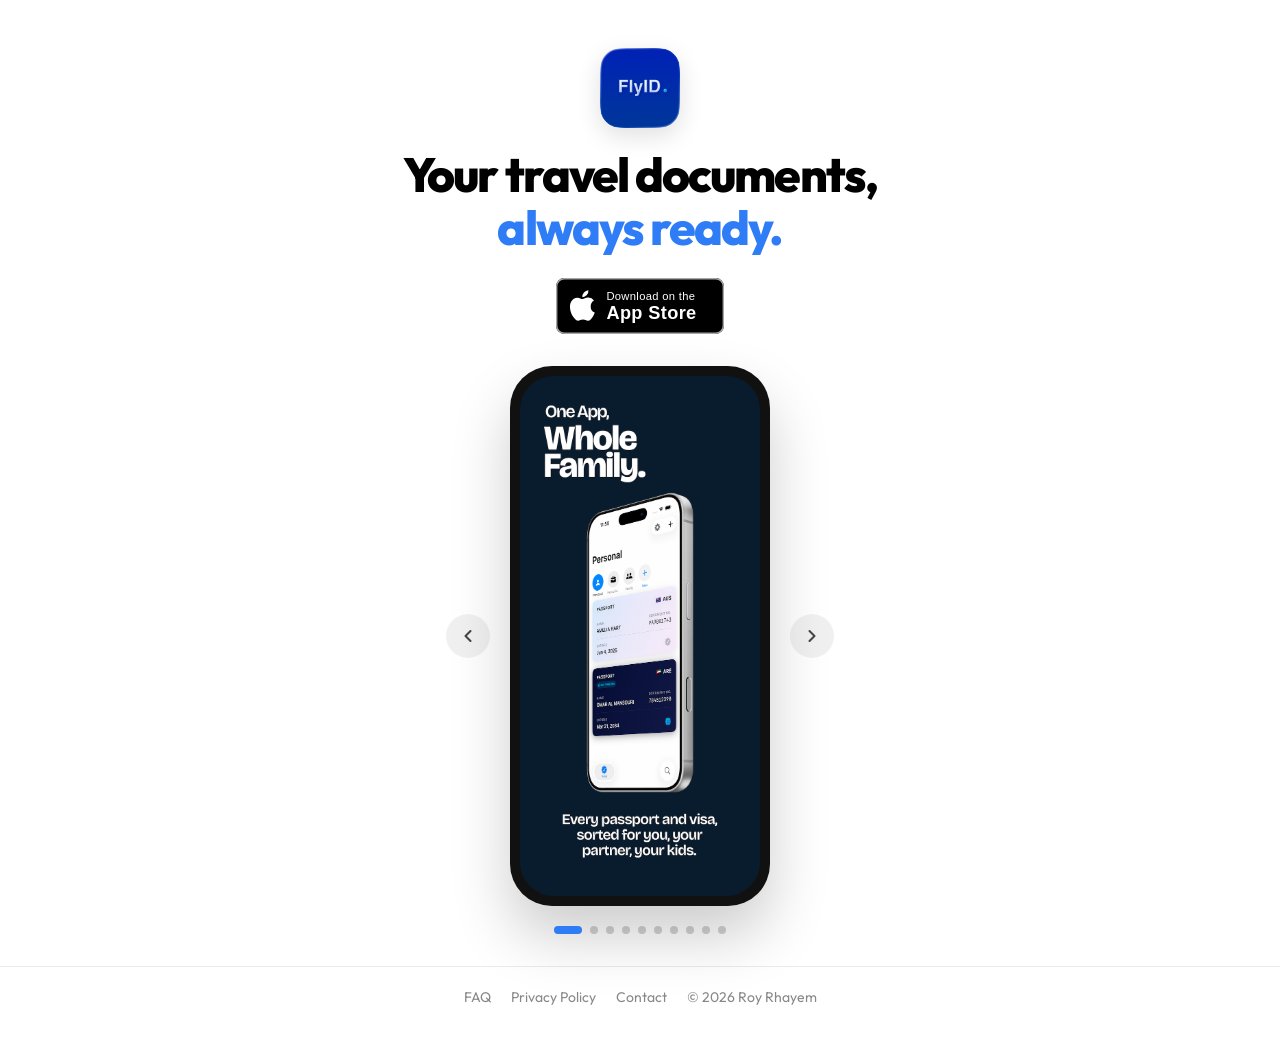
<file: index.html>
<!DOCTYPE html>
<html lang="en">

<head>
    <meta charset="UTF-8">
    <meta name="viewport" content="width=device-width, initial-scale=1.0">
    <meta name="description"
        content="FlyID - A secure digital wallet for your travel documents. Scan, store, and manage passports on-device.">
    <meta name="apple-itunes-app" content="app-id=6759621564, app-argument=https://flyid.app/">
    <title>FlyID | Secure Digital Travel Wallet</title>
    <link rel="icon" type="image/png" sizes="32x32" href="./favicon-32x32.png">
    <link rel="icon" type="image/png" sizes="16x16" href="./favicon-16x16.png">
    <link rel="apple-touch-icon" sizes="180x180" href="./apple-touch-icon.png">
    <link rel="preconnect" href="https://fonts.googleapis.com">
    <link rel="preconnect" href="https://fonts.gstatic.com" crossorigin>
    <link href="https://fonts.googleapis.com/css2?family=Outfit:wght@300;400;500;600;700;800&display=swap" rel="stylesheet">
    <link rel="stylesheet" href="./style.css">
</head>

<body>
    <main>
        <img src="./app-icon.png" alt="FlyID app icon" class="app-icon">
        <h1 class="headline">Your travel documents,<br><span class="blue">always ready.</span></h1>

        <a href="https://apps.apple.com/us/app/flyid/id6759621564" class="app-store-badge" target="_blank" rel="noopener">
            <svg xmlns="http://www.w3.org/2000/svg" viewBox="0 0 120 40" height="56" aria-hidden="true">
                <rect width="120" height="40" rx="6" fill="#000" />
                <rect x=".5" y=".5" width="119" height="39" rx="5.5" fill="none" stroke="#a6a6a6" />
                <g fill="#fff">
                    <path d="M24.77 20.3a4.95 4.95 0 0 1 2.36-4.15 5.07 5.07 0 0 0-3.99-2.16c-1.68-.18-3.31 1.01-4.17 1.01-.87 0-2.19-.99-3.61-.96a5.31 5.31 0 0 0-4.47 2.73c-1.93 3.34-.49 8.27 1.36 10.97.93 1.33 2.01 2.82 3.43 2.76 1.39-.06 1.91-.88 3.59-.88 1.67 0 2.15.88 3.59.85 1.49-.02 2.42-1.33 3.32-2.67a11 11 0 0 0 1.52-3.09 4.78 4.78 0 0 1-2.93-4.41zM22.04 12.21a4.87 4.87 0 0 0 1.12-3.49 4.96 4.96 0 0 0-3.21 1.66 4.64 4.64 0 0 0-1.15 3.36 4.1 4.1 0 0 0 3.24-1.53z" />
                    <text font-family="-apple-system, SF Pro Text, Helvetica, Arial, sans-serif" font-size="8" x="36" y="15.5" letter-spacing=".03em">Download on the</text>
                    <text font-family="-apple-system, SF Pro Text, Helvetica, Arial, sans-serif" font-size="13" font-weight="600" x="36" y="29" letter-spacing=".02em">App Store</text>
                </g>
            </svg>
        </a>

        <div class="carousel-wrapper">
            <button class="arrow" type="button" aria-label="Previous" data-prev>
                <svg viewBox="0 0 24 24" width="20" height="20" fill="none" stroke="currentColor" stroke-width="2.5" stroke-linecap="round" stroke-linejoin="round">
                    <path d="M15 18l-6-6 6-6" />
                </svg>
            </button>

            <div class="phone-frame">
                <div class="phone-screen">
                    <div class="slide-track" data-track>
                        <img src="./Screenshots/1.png" alt="FlyID screenshot 1">
                        <img src="./Screenshots/2.png" alt="FlyID screenshot 2">
                        <img src="./Screenshots/3.png" alt="FlyID screenshot 3">
                        <img src="./Screenshots/4.png" alt="FlyID screenshot 4">
                        <img src="./Screenshots/5.png" alt="FlyID screenshot 5">
                        <img src="./Screenshots/6.png" alt="FlyID screenshot 6">
                        <img src="./Screenshots/7.png" alt="FlyID screenshot 7">
                        <img src="./Screenshots/8.png" alt="FlyID screenshot 8">
                        <img src="./Screenshots/9.png" alt="FlyID screenshot 9">
                        <img src="./Screenshots/10.png" alt="FlyID screenshot 10">
                    </div>
                </div>
            </div>

            <button class="arrow" type="button" aria-label="Next" data-next>
                <svg viewBox="0 0 24 24" width="20" height="20" fill="none" stroke="currentColor" stroke-width="2.5" stroke-linecap="round" stroke-linejoin="round">
                    <path d="M9 18l6-6-6-6" />
                </svg>
            </button>
        </div>

        <div class="dots" aria-label="Slides" data-dots></div>
    </main>

    <footer>
        <a href="./support.html">FAQ</a>
        <a href="./privacy.html">Privacy Policy</a>
        <a href="mailto:support@flyid.app">Contact</a>
        <span>&copy; 2026 Roy Rhayem</span>
    </footer>

    <script src="./main.js"></script>
</body>

</html>
</file>
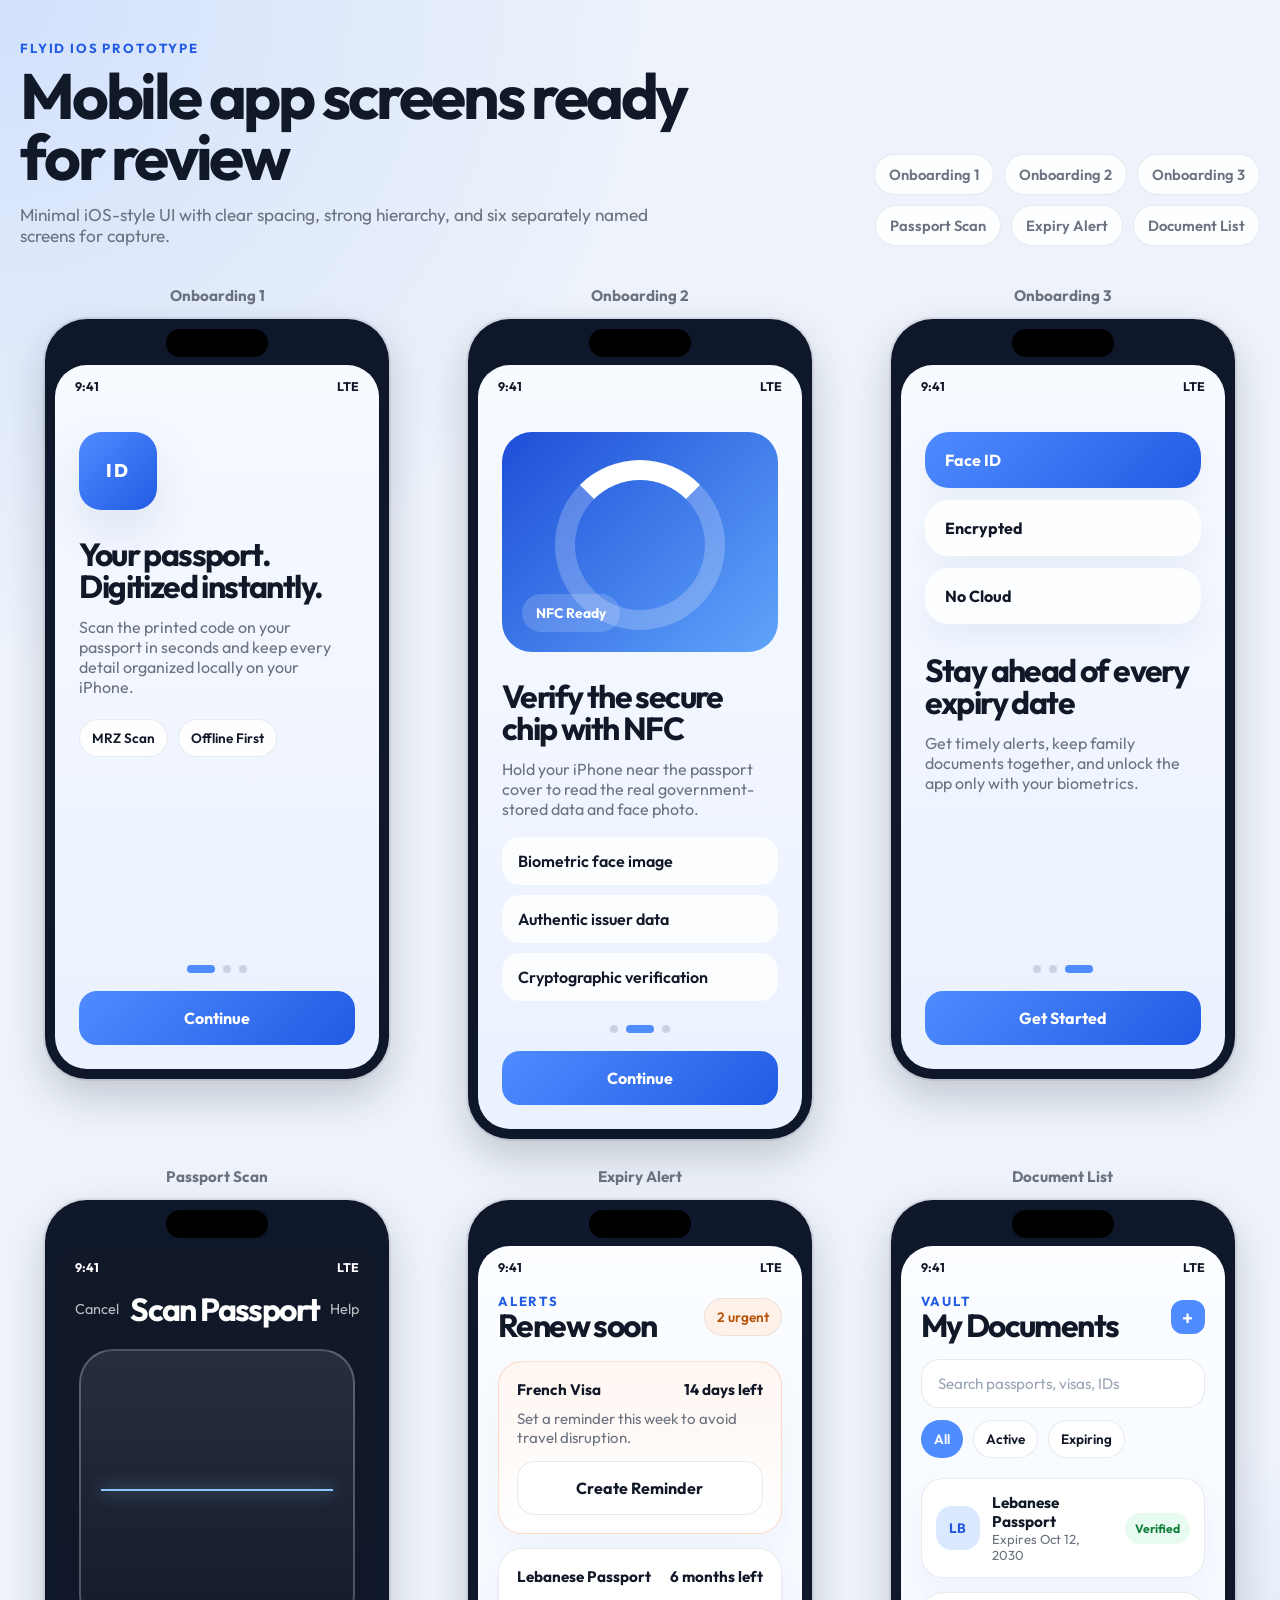
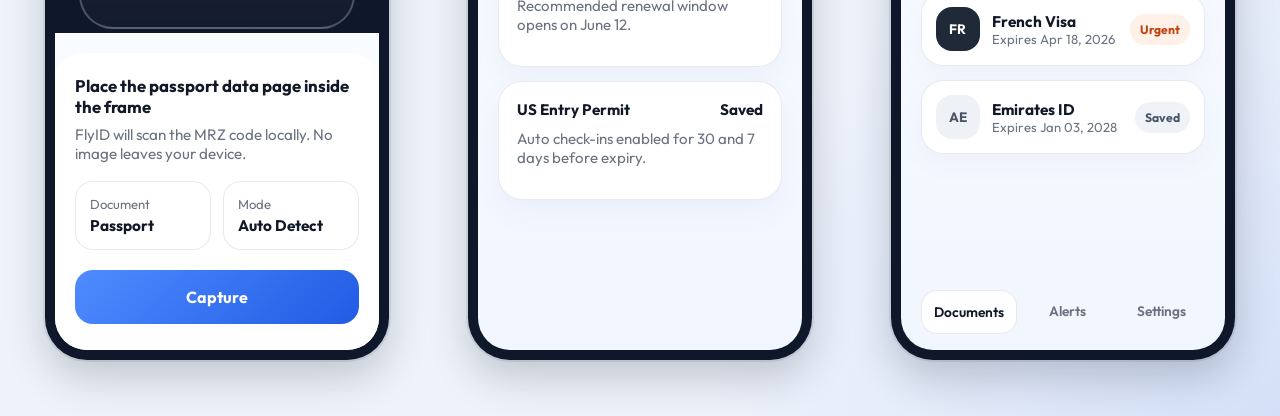
<file: prototype/index.html>
<!DOCTYPE html>
<html lang="en">

<head>
    <meta charset="UTF-8">
    <meta name="viewport" content="width=device-width, initial-scale=1.0">
    <title>FlyID Mobile UI Prototype</title>
    <link rel="preconnect" href="https://fonts.googleapis.com">
    <link rel="preconnect" href="https://fonts.gstatic.com" crossorigin>
    <link href="https://fonts.googleapis.com/css2?family=Outfit:wght@400;500;600;700;800&display=swap" rel="stylesheet">
    <link rel="stylesheet" href="./prototype.css">
</head>

<body>
    <main class="prototype-shell">
        <header class="prototype-header">
            <div>
                <p class="eyebrow">FlyID iOS Prototype</p>
                <h1>Mobile app screens ready for review</h1>
                <p class="intro">Minimal iOS-style UI with clear spacing, strong hierarchy, and six separately named screens for capture.</p>
            </div>
            <nav class="screen-jump" aria-label="Jump to screen">
                <a href="#onboarding-1">Onboarding 1</a>
                <a href="#onboarding-2">Onboarding 2</a>
                <a href="#onboarding-3">Onboarding 3</a>
                <a href="#passport-scan">Passport Scan</a>
                <a href="#expiry-alert">Expiry Alert</a>
                <a href="#document-list">Document List</a>
            </nav>
        </header>

        <section class="screen-grid">
            <article class="screen-block" id="onboarding-1">
                <div class="screen-label">Onboarding 1</div>
                <div class="iphone">
                    <div class="device-frame">
                        <div class="dynamic-island"></div>
                        <section class="screen screen-onboarding screen-onboarding-a">
                            <div class="status-row"><span>9:41</span><span>LTE</span></div>
                            <div class="screen-content">
                                <div class="hero-icon">ID</div>
                                <h2>Your passport.<br>Digitized instantly.</h2>
                                <p>Scan the printed code on your passport in seconds and keep every detail organized locally on your iPhone.</p>
                                <div class="feature-pill-row">
                                    <span>MRZ Scan</span>
                                    <span>Offline First</span>
                                </div>
                            </div>
                            <div class="bottom-area">
                                <div class="progress-dots">
                                    <span class="active"></span>
                                    <span></span>
                                    <span></span>
                                </div>
                                <button class="primary-btn">Continue</button>
                            </div>
                        </section>
                    </div>
                </div>
            </article>

            <article class="screen-block" id="onboarding-2">
                <div class="screen-label">Onboarding 2</div>
                <div class="iphone">
                    <div class="device-frame">
                        <div class="dynamic-island"></div>
                        <section class="screen screen-onboarding screen-onboarding-b">
                            <div class="status-row"><span>9:41</span><span>LTE</span></div>
                            <div class="screen-content">
                                <div class="hero-card">
                                    <div class="ring"></div>
                                    <div class="scan-chip">NFC Ready</div>
                                </div>
                                <h2>Verify the secure chip with NFC</h2>
                                <p>Hold your iPhone near the passport cover to read the real government-stored data and face photo.</p>
                                <ul class="mini-list">
                                    <li>Biometric face image</li>
                                    <li>Authentic issuer data</li>
                                    <li>Cryptographic verification</li>
                                </ul>
                            </div>
                            <div class="bottom-area">
                                <div class="progress-dots">
                                    <span></span>
                                    <span class="active"></span>
                                    <span></span>
                                </div>
                                <button class="primary-btn">Continue</button>
                            </div>
                        </section>
                    </div>
                </div>
            </article>

            <article class="screen-block" id="onboarding-3">
                <div class="screen-label">Onboarding 3</div>
                <div class="iphone">
                    <div class="device-frame">
                        <div class="dynamic-island"></div>
                        <section class="screen screen-onboarding screen-onboarding-c">
                            <div class="status-row"><span>9:41</span><span>LTE</span></div>
                            <div class="screen-content">
                                <div class="shield-stack">
                                    <div class="shield-card large">Face ID</div>
                                    <div class="shield-card">Encrypted</div>
                                    <div class="shield-card">No Cloud</div>
                                </div>
                                <h2>Stay ahead of every expiry date</h2>
                                <p>Get timely alerts, keep family documents together, and unlock the app only with your biometrics.</p>
                            </div>
                            <div class="bottom-area">
                                <div class="progress-dots">
                                    <span></span>
                                    <span></span>
                                    <span class="active"></span>
                                </div>
                                <button class="primary-btn">Get Started</button>
                            </div>
                        </section>
                    </div>
                </div>
            </article>

            <article class="screen-block" id="passport-scan">
                <div class="screen-label">Passport Scan</div>
                <div class="iphone">
                    <div class="device-frame">
                        <div class="dynamic-island"></div>
                        <section class="screen screen-scan">
                            <div class="status-row inverse"><span>9:41</span><span>LTE</span></div>
                            <div class="screen-top">
                                <span class="ghost-btn">Cancel</span>
                                <h2>Scan Passport</h2>
                                <span class="ghost-btn">Help</span>
                            </div>
                            <div class="camera-view">
                                <div class="passport-outline">
                                    <div class="scanner-line"></div>
                                </div>
                            </div>
                            <div class="scan-sheet">
                                <p class="sheet-title">Place the passport data page inside the frame</p>
                                <p class="sheet-copy">FlyID will scan the MRZ code locally. No image leaves your device.</p>
                                <div class="sheet-data">
                                    <div><span>Document</span><strong>Passport</strong></div>
                                    <div><span>Mode</span><strong>Auto Detect</strong></div>
                                </div>
                                <button class="primary-btn">Capture</button>
                            </div>
                        </section>
                    </div>
                </div>
            </article>

            <article class="screen-block" id="expiry-alert">
                <div class="screen-label">Expiry Alert</div>
                <div class="iphone">
                    <div class="device-frame">
                        <div class="dynamic-island"></div>
                        <section class="screen screen-alerts">
                            <div class="status-row"><span>9:41</span><span>LTE</span></div>
                            <div class="screen-top compact">
                                <div>
                                    <p class="section-kicker">Alerts</p>
                                    <h2>Renew soon</h2>
                                </div>
                                <span class="badge-chip warning">2 urgent</span>
                            </div>
                            <div class="alert-stack">
                                <article class="alert-card critical">
                                    <div class="alert-header">
                                        <span>French Visa</span>
                                        <strong>14 days left</strong>
                                    </div>
                                    <p>Set a reminder this week to avoid travel disruption.</p>
                                    <button class="secondary-btn">Create Reminder</button>
                                </article>
                                <article class="alert-card">
                                    <div class="alert-header">
                                        <span>Lebanese Passport</span>
                                        <strong>6 months left</strong>
                                    </div>
                                    <p>Recommended renewal window opens on June 12.</p>
                                </article>
                                <article class="alert-card">
                                    <div class="alert-header">
                                        <span>US Entry Permit</span>
                                        <strong>Saved</strong>
                                    </div>
                                    <p>Auto check-ins enabled for 30 and 7 days before expiry.</p>
                                </article>
                            </div>
                        </section>
                    </div>
                </div>
            </article>

            <article class="screen-block" id="document-list">
                <div class="screen-label">Document List</div>
                <div class="iphone">
                    <div class="device-frame">
                        <div class="dynamic-island"></div>
                        <section class="screen screen-documents">
                            <div class="status-row"><span>9:41</span><span>LTE</span></div>
                            <div class="screen-top compact">
                                <div>
                                    <p class="section-kicker">Vault</p>
                                    <h2>My Documents</h2>
                                </div>
                                <button class="icon-btn" aria-label="Add document">+</button>
                            </div>
                            <div class="search-field">Search passports, visas, IDs</div>
                            <div class="filter-row">
                                <span class="filter-chip active">All</span>
                                <span class="filter-chip">Active</span>
                                <span class="filter-chip">Expiring</span>
                            </div>
                            <div class="doc-list">
                                <article class="doc-item">
                                    <div class="doc-avatar blue">LB</div>
                                    <div class="doc-meta">
                                        <strong>Lebanese Passport</strong>
                                        <span>Expires Oct 12, 2030</span>
                                    </div>
                                    <span class="doc-status success">Verified</span>
                                </article>
                                <article class="doc-item">
                                    <div class="doc-avatar dark">FR</div>
                                    <div class="doc-meta">
                                        <strong>French Visa</strong>
                                        <span>Expires Apr 18, 2026</span>
                                    </div>
                                    <span class="doc-status warning">Urgent</span>
                                </article>
                                <article class="doc-item">
                                    <div class="doc-avatar pale">AE</div>
                                    <div class="doc-meta">
                                        <strong>Emirates ID</strong>
                                        <span>Expires Jan 03, 2028</span>
                                    </div>
                                    <span class="doc-status neutral">Saved</span>
                                </article>
                            </div>
                            <div class="tab-bar">
                                <span class="tab active">Documents</span>
                                <span class="tab">Alerts</span>
                                <span class="tab">Settings</span>
                            </div>
                        </section>
                    </div>
                </div>
            </article>
        </section>
    </main>

    <script src="./prototype.js"></script>
</body>

</html>
</file>
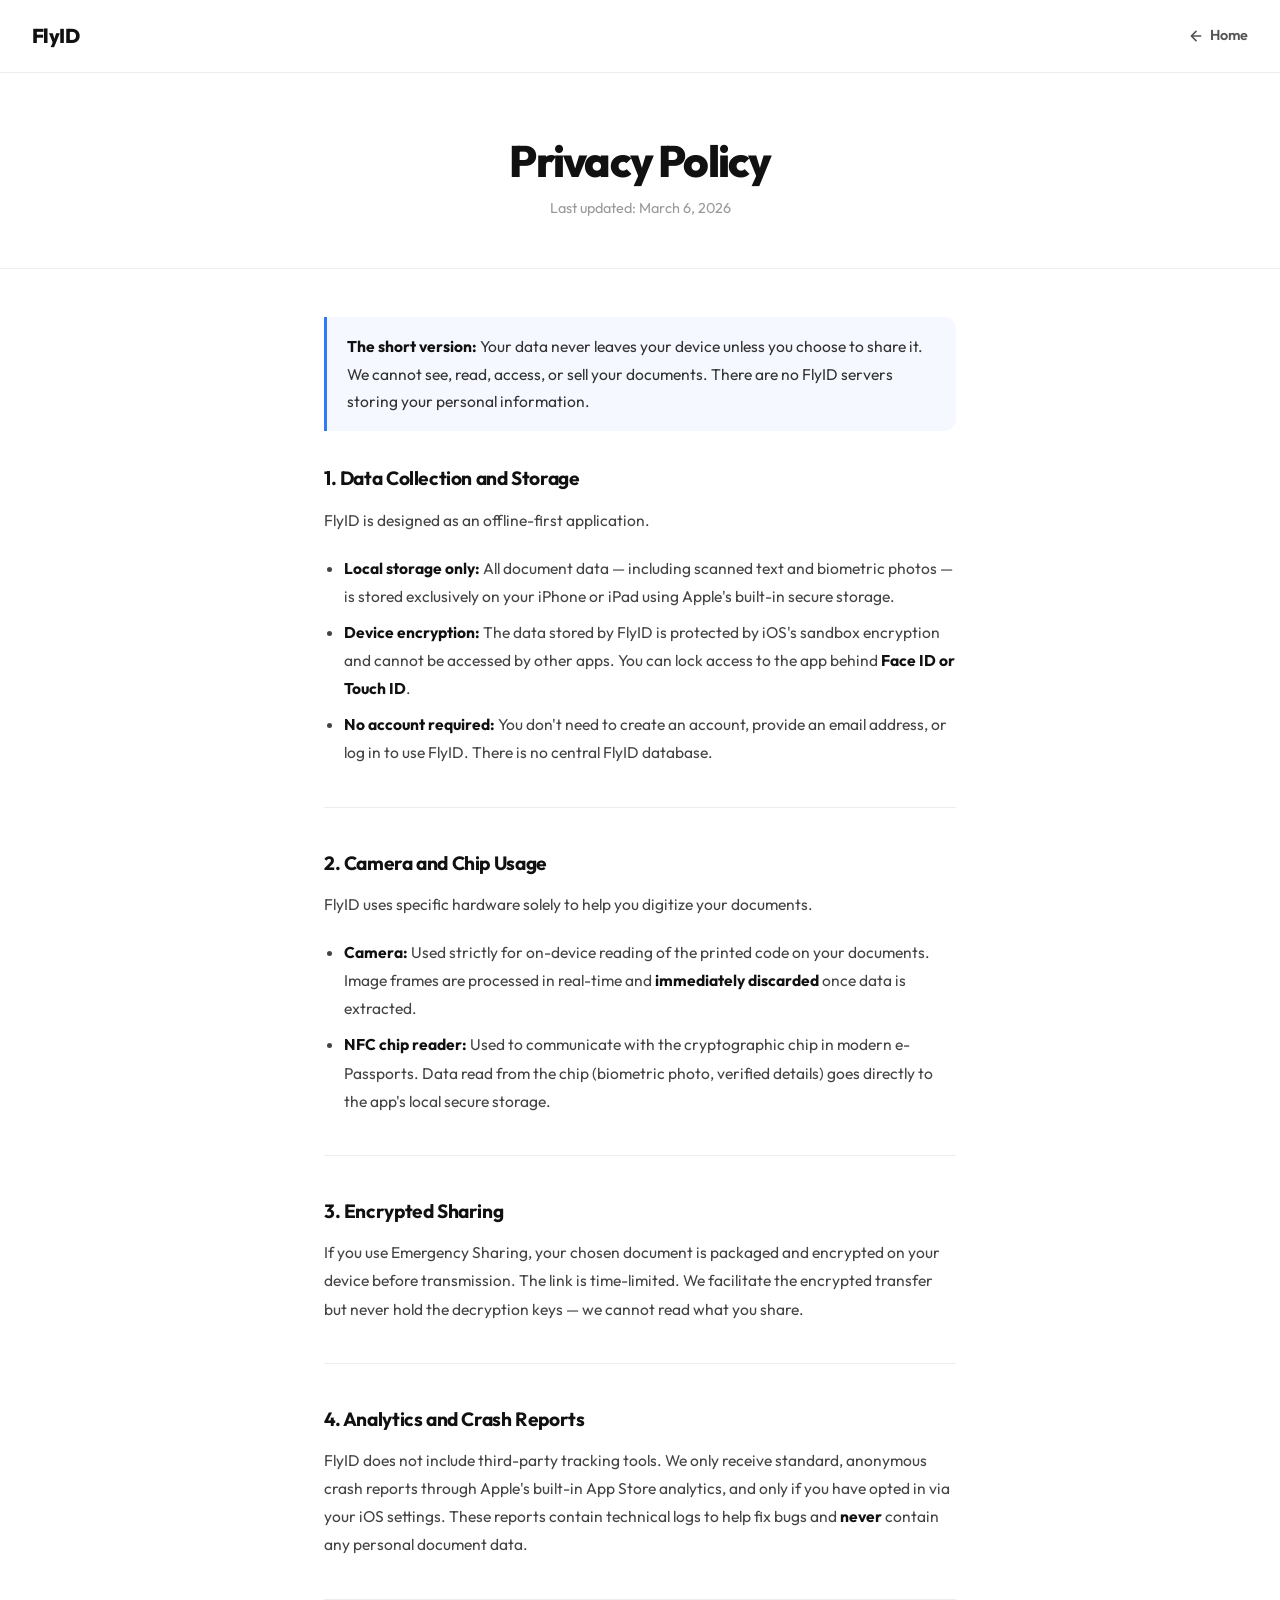
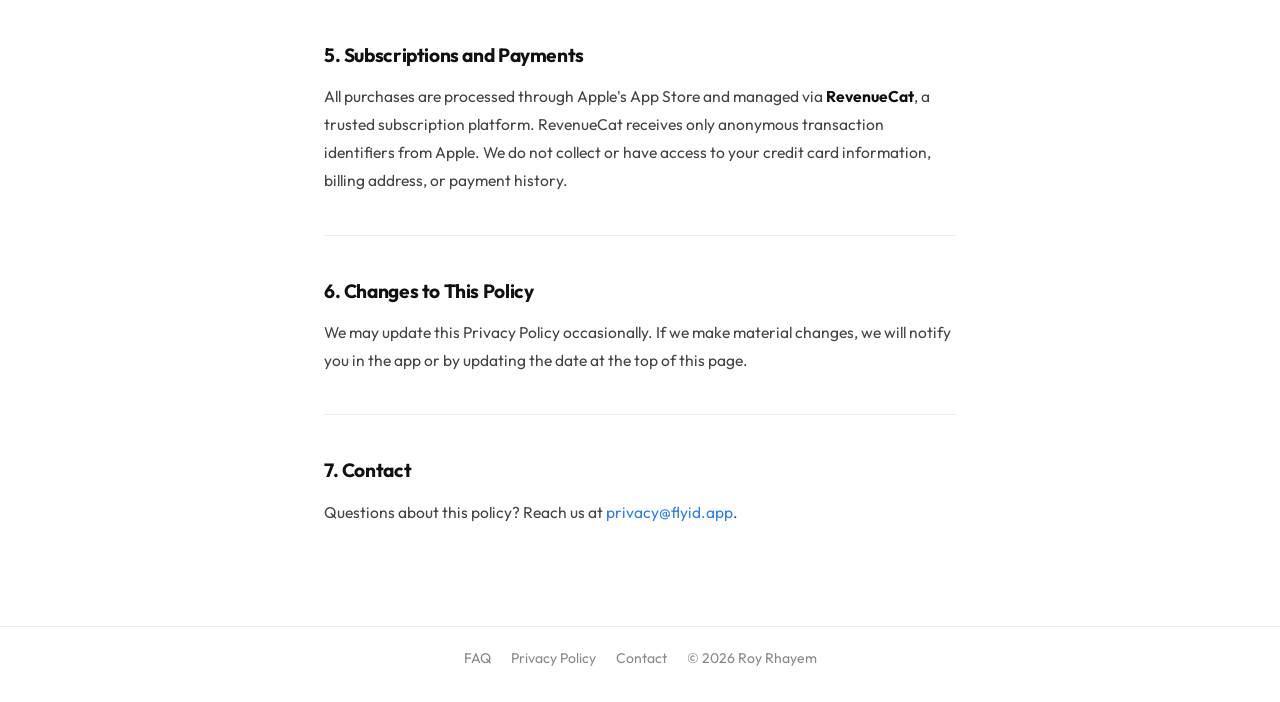
<file: privacy.html>
<!DOCTYPE html>
<html lang="en">

<head>
    <meta charset="UTF-8">
    <meta name="viewport" content="width=device-width, initial-scale=1.0">
    <meta name="description"
        content="FlyID Privacy Policy — your data never leaves your device unless you choose to share it.">
    <title>Privacy Policy | FlyID</title>
    <link rel="icon" type="image/png" sizes="32x32" href="./favicon-32x32.png">
    <link rel="icon" type="image/png" sizes="16x16" href="./favicon-16x16.png">
    <link rel="apple-touch-icon" sizes="180x180" href="./apple-touch-icon.png">
    <link rel="preconnect" href="https://fonts.googleapis.com">
    <link rel="preconnect" href="https://fonts.gstatic.com" crossorigin>
    <link href="https://fonts.googleapis.com/css2?family=Outfit:wght@300;400;600;700;800&display=swap" rel="stylesheet">
    <style>
        * { margin: 0; padding: 0; box-sizing: border-box; }

        body {
            font-family: "Outfit", -apple-system, BlinkMacSystemFont, sans-serif;
            background: #fff;
            color: #111;
            line-height: 1.6;
        }

        /* ── Nav ── */
        .nav {
            display: flex;
            align-items: center;
            justify-content: space-between;
            padding: 20px 32px;
            border-bottom: 1px solid rgba(0,0,0,0.07);
        }

        .nav-logo {
            font-size: 1.25rem;
            font-weight: 800;
            letter-spacing: -0.03em;
            text-decoration: none;
            color: #111;
        }

        .nav-back {
            display: inline-flex;
            align-items: center;
            gap: 6px;
            font-size: 0.9rem;
            font-weight: 600;
            color: #555;
            text-decoration: none;
            transition: color 0.2s;
        }

        .nav-back:hover { color: #2e7cf6; }

        /* ── Page header ── */
        .page-header {
            text-align: center;
            padding: 64px 24px 48px;
            border-bottom: 1px solid rgba(0,0,0,0.07);
        }

        .page-header h1 {
            font-size: clamp(2rem, 5vw, 2.75rem);
            font-weight: 800;
            letter-spacing: -0.04em;
            line-height: 1.1;
        }

        .page-header .meta {
            margin-top: 12px;
            font-size: 0.9rem;
            color: #999;
        }

        /* ── Content ── */
        .content {
            max-width: 680px;
            margin: 0 auto;
            padding: 48px 24px 80px;
        }

        .content p {
            color: #444;
            font-size: 0.975rem;
            line-height: 1.8;
            margin-bottom: 20px;
        }

        .content h2 {
            font-size: 1.2rem;
            font-weight: 700;
            letter-spacing: -0.02em;
            color: #111;
            margin: 40px 0 12px;
            padding-top: 40px;
            border-top: 1px solid rgba(0,0,0,0.07);
        }

        .content h2:first-of-type {
            margin-top: 0;
            padding-top: 0;
            border-top: none;
        }

        .content ul {
            margin: 0 0 20px 20px;
            color: #444;
            font-size: 0.975rem;
            line-height: 1.8;
        }

        .content li {
            margin-bottom: 8px;
        }

        .content strong {
            color: #111;
            font-weight: 700;
        }

        .content a {
            color: #2e7cf6;
            text-decoration: none;
        }

        .content a:hover {
            text-decoration: underline;
        }

        /* ── Highlight box ── */
        .highlight {
            background: #f5f8ff;
            border-left: 3px solid #2e7cf6;
            border-radius: 0 12px 12px 0;
            padding: 16px 20px;
            margin-bottom: 32px;
            color: #333;
            font-size: 0.975rem;
            line-height: 1.75;
        }

        /* ── Footer ── */
        footer {
            display: flex;
            justify-content: center;
            align-items: center;
            gap: 20px;
            flex-wrap: wrap;
            padding: 20px 24px 32px;
            border-top: 1px solid rgba(0,0,0,0.08);
            font-size: 0.875rem;
            color: #888;
        }

        footer a {
            color: #888;
            text-decoration: none;
            transition: color 0.2s;
        }

        footer a:hover { color: #2e7cf6; }
    </style>
</head>

<body>

    <nav class="nav">
        <a href="./index.html" class="nav-logo">FlyID</a>
        <a href="./index.html" class="nav-back">
            <svg width="16" height="16" viewBox="0 0 24 24" fill="none" stroke="currentColor" stroke-width="2.5" stroke-linecap="round" stroke-linejoin="round">
                <path d="M19 12H5M12 19l-7-7 7-7"/>
            </svg>
            Home
        </a>
    </nav>

    <header class="page-header">
        <h1>Privacy Policy</h1>
        <p class="meta">Last updated: March 6, 2026</p>
    </header>

    <main class="content">

        <div class="highlight">
            <strong>The short version:</strong> Your data never leaves your device unless you choose to share it. We cannot see, read, access, or sell your documents. There are no FlyID servers storing your personal information.
        </div>

        <h2>1. Data Collection and Storage</h2>
        <p>FlyID is designed as an offline-first application.</p>
        <ul>
            <li><strong>Local storage only:</strong> All document data — including scanned text and biometric photos — is stored exclusively on your iPhone or iPad using Apple's built-in secure storage.</li>
            <li><strong>Device encryption:</strong> The data stored by FlyID is protected by iOS's sandbox encryption and cannot be accessed by other apps. You can lock access to the app behind <strong>Face ID or Touch ID</strong>.</li>
            <li><strong>No account required:</strong> You don't need to create an account, provide an email address, or log in to use FlyID. There is no central FlyID database.</li>
        </ul>

        <h2>2. Camera and Chip Usage</h2>
        <p>FlyID uses specific hardware solely to help you digitize your documents.</p>
        <ul>
            <li><strong>Camera:</strong> Used strictly for on-device reading of the printed code on your documents. Image frames are processed in real-time and <strong>immediately discarded</strong> once data is extracted.</li>
            <li><strong>NFC chip reader:</strong> Used to communicate with the cryptographic chip in modern e-Passports. Data read from the chip (biometric photo, verified details) goes directly to the app's local secure storage.</li>
        </ul>

        <h2>3. Encrypted Sharing</h2>
        <p>If you use Emergency Sharing, your chosen document is packaged and encrypted on your device before transmission. The link is time-limited. We facilitate the encrypted transfer but never hold the decryption keys — we cannot read what you share.</p>

        <h2>4. Analytics and Crash Reports</h2>
        <p>FlyID does not include third-party tracking tools. We only receive standard, anonymous crash reports through Apple's built-in App Store analytics, and only if you have opted in via your iOS settings. These reports contain technical logs to help fix bugs and <strong>never</strong> contain any personal document data.</p>

        <h2>5. Subscriptions and Payments</h2>
        <p>All purchases are processed through Apple's App Store and managed via <strong>RevenueCat</strong>, a trusted subscription platform. RevenueCat receives only anonymous transaction identifiers from Apple. We do not collect or have access to your credit card information, billing address, or payment history.</p>

        <h2>6. Changes to This Policy</h2>
        <p>We may update this Privacy Policy occasionally. If we make material changes, we will notify you in the app or by updating the date at the top of this page.</p>

        <h2>7. Contact</h2>
        <p>Questions about this policy? Reach us at <a href="mailto:privacy@flyid.app">privacy@flyid.app</a>.</p>

    </main>

    <footer>
        <a href="./support.html">FAQ</a>
        <a href="./privacy.html">Privacy Policy</a>
        <a href="mailto:support@flyid.app">Contact</a>
        <span>&copy; 2026 Roy Rhayem</span>
    </footer>

</body>
</html>
</file>
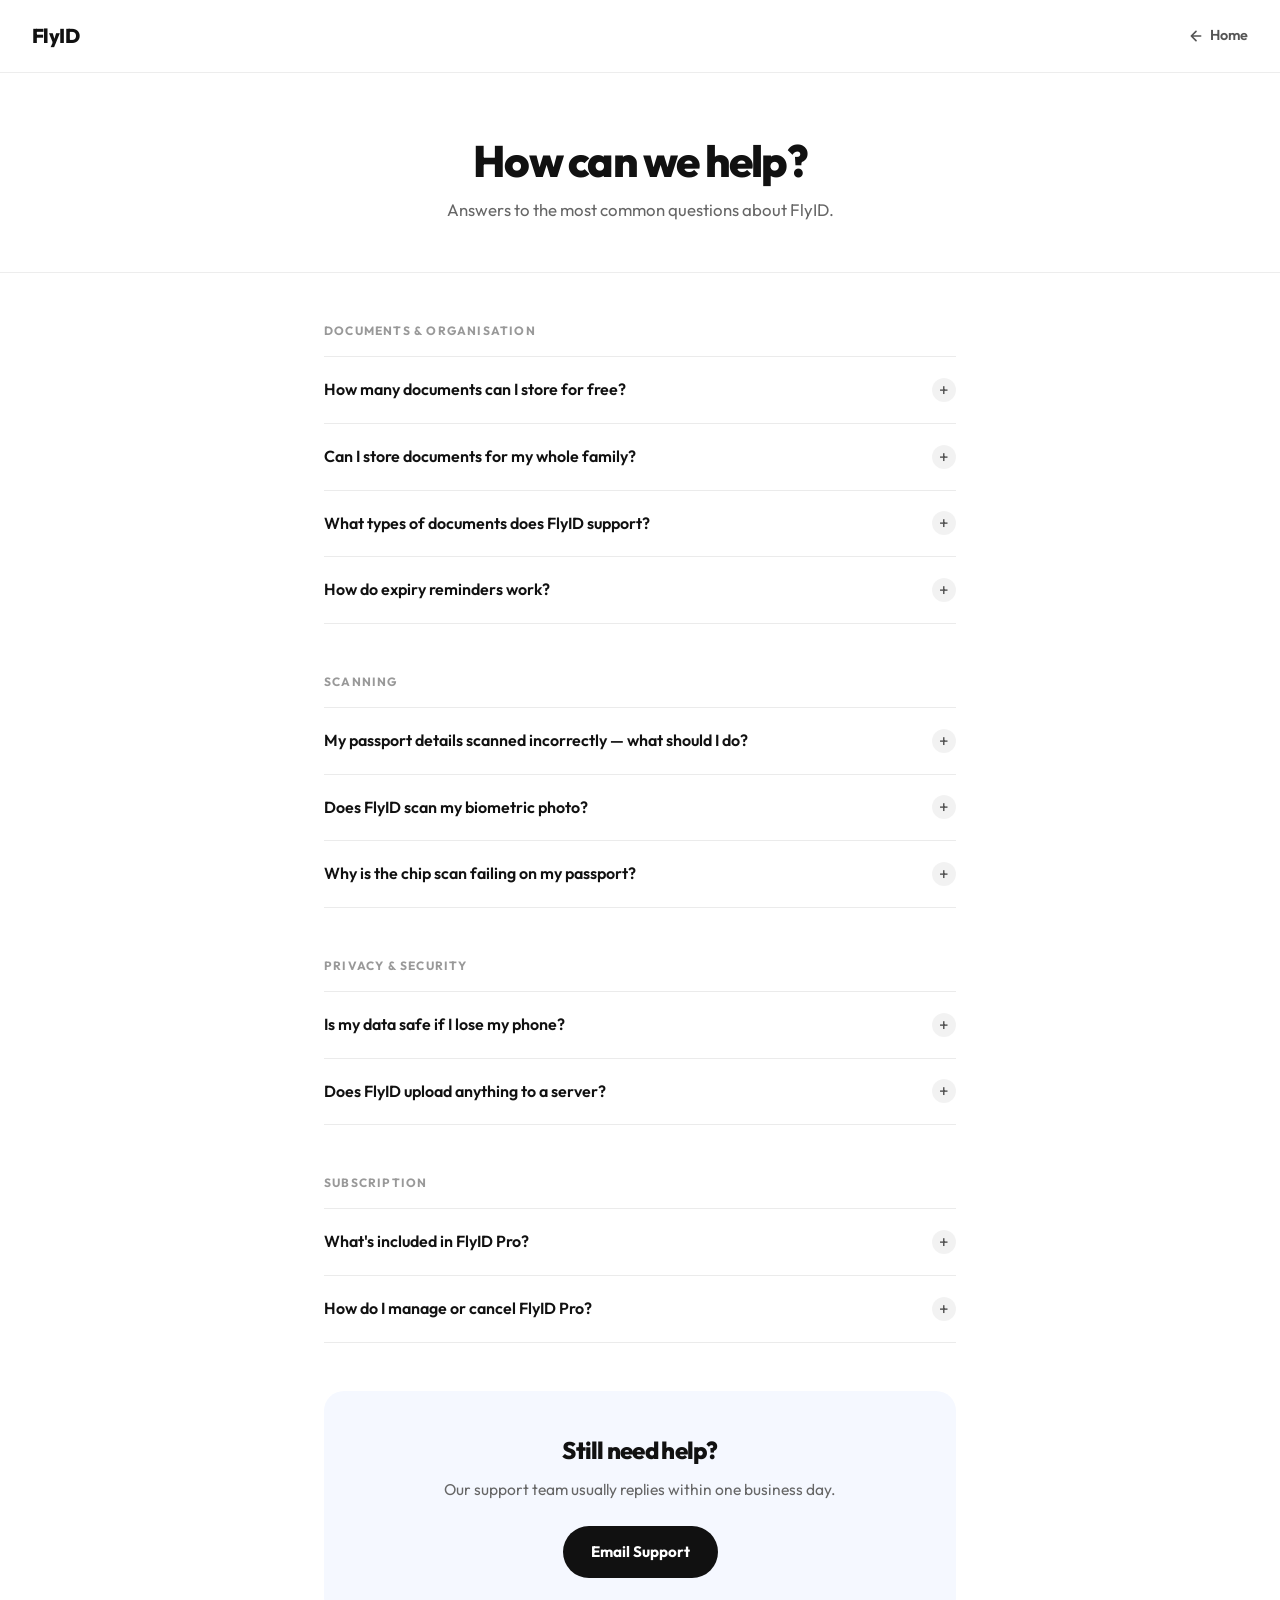
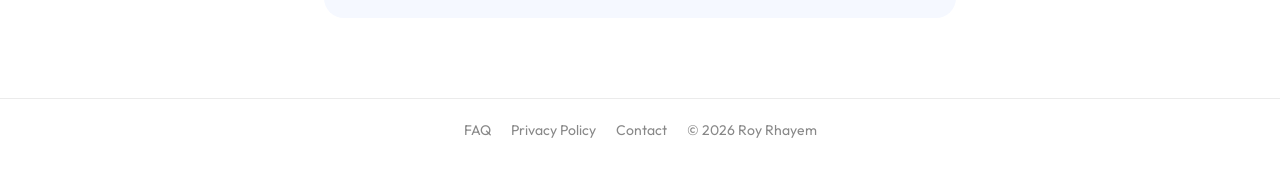
<file: support.html>
<!DOCTYPE html>
<html lang="en">

<head>
    <meta charset="UTF-8">
    <meta name="viewport" content="width=device-width, initial-scale=1.0">
    <meta name="description"
        content="FlyID Support - Find answers to frequently asked questions about scanning, storing and managing your travel documents.">
    <title>FAQ | FlyID</title>
    <link rel="icon" type="image/png" sizes="32x32" href="./favicon-32x32.png">
    <link rel="icon" type="image/png" sizes="16x16" href="./favicon-16x16.png">
    <link rel="apple-touch-icon" sizes="180x180" href="./apple-touch-icon.png">
    <link rel="preconnect" href="https://fonts.googleapis.com">
    <link rel="preconnect" href="https://fonts.gstatic.com" crossorigin>
    <link href="https://fonts.googleapis.com/css2?family=Outfit:wght@300;400;600;700;800&display=swap" rel="stylesheet">
    <style>
        * { margin: 0; padding: 0; box-sizing: border-box; }

        body {
            font-family: "Outfit", -apple-system, BlinkMacSystemFont, sans-serif;
            background: #fff;
            color: #111;
            line-height: 1.6;
        }

        /* ── Nav ── */
        .nav {
            display: flex;
            align-items: center;
            justify-content: space-between;
            padding: 20px 32px;
            border-bottom: 1px solid rgba(0,0,0,0.07);
        }

        .nav-logo {
            font-size: 1.25rem;
            font-weight: 800;
            letter-spacing: -0.03em;
            text-decoration: none;
            color: #111;
        }

        .nav-back {
            display: inline-flex;
            align-items: center;
            gap: 6px;
            font-size: 0.9rem;
            font-weight: 600;
            color: #555;
            text-decoration: none;
            transition: color 0.2s;
        }

        .nav-back:hover { color: #2e7cf6; }

        .nav-back svg { flex-shrink: 0; }

        /* ── Page header ── */
        .page-header {
            text-align: center;
            padding: 64px 24px 48px;
            border-bottom: 1px solid rgba(0,0,0,0.07);
        }

        .page-header h1 {
            font-size: clamp(2rem, 5vw, 2.75rem);
            font-weight: 800;
            letter-spacing: -0.04em;
            line-height: 1.1;
        }

        .page-header p {
            margin-top: 12px;
            font-size: 1.05rem;
            color: #666;
        }

        /* ── Content ── */
        .content {
            max-width: 680px;
            margin: 0 auto;
            padding: 48px 24px 80px;
        }

        /* ── Accordion ── */
        .faq-group {
            margin-bottom: 48px;
        }

        .faq-group-title {
            font-size: 0.75rem;
            font-weight: 700;
            letter-spacing: 0.1em;
            text-transform: uppercase;
            color: #999;
            margin-bottom: 16px;
        }

        details {
            border-bottom: 1px solid rgba(0,0,0,0.08);
        }

        details:first-of-type {
            border-top: 1px solid rgba(0,0,0,0.08);
        }

        summary {
            display: flex;
            justify-content: space-between;
            align-items: center;
            gap: 16px;
            padding: 20px 0;
            font-size: 1rem;
            font-weight: 600;
            color: #111;
            cursor: pointer;
            list-style: none;
            user-select: none;
        }

        summary::-webkit-details-marker { display: none; }

        .summary-icon {
            flex-shrink: 0;
            width: 24px;
            height: 24px;
            border-radius: 50%;
            background: rgba(0,0,0,0.05);
            display: flex;
            align-items: center;
            justify-content: center;
            font-size: 1.1rem;
            font-weight: 400;
            color: #555;
            transition: background 0.2s, transform 0.25s;
        }

        details[open] .summary-icon {
            background: #2e7cf6;
            color: #fff;
            transform: rotate(45deg);
        }

        .faq-answer {
            padding: 0 0 20px;
            color: #555;
            font-size: 0.975rem;
            line-height: 1.75;
        }

        .faq-answer ul {
            margin: 12px 0 0 20px;
        }

        .faq-answer li {
            margin-bottom: 6px;
        }

        /* ── Contact card ── */
        .contact-card {
            margin-top: 16px;
            padding: 40px 32px;
            background: #f5f8ff;
            border-radius: 20px;
            text-align: center;
        }

        .contact-card h2 {
            font-size: 1.5rem;
            font-weight: 800;
            letter-spacing: -0.03em;
        }

        .contact-card p {
            margin-top: 8px;
            color: #666;
            font-size: 0.975rem;
        }

        .contact-btn {
            display: inline-flex;
            align-items: center;
            margin-top: 24px;
            padding: 14px 28px;
            background: #111;
            color: #fff;
            font-family: inherit;
            font-size: 0.95rem;
            font-weight: 700;
            text-decoration: none;
            border-radius: 999px;
            transition: background 0.2s, transform 0.2s;
        }

        .contact-btn:hover {
            background: #2e7cf6;
            transform: translateY(-1px);
        }

        /* ── Footer ── */
        footer {
            display: flex;
            justify-content: center;
            align-items: center;
            gap: 20px;
            flex-wrap: wrap;
            padding: 20px 24px 32px;
            border-top: 1px solid rgba(0,0,0,0.08);
            font-size: 0.875rem;
            color: #888;
        }

        footer a {
            color: #888;
            text-decoration: none;
            transition: color 0.2s;
        }

        footer a:hover { color: #2e7cf6; }
    </style>
</head>

<body>

    <nav class="nav">
        <a href="./index.html" class="nav-logo">FlyID</a>
        <a href="./index.html" class="nav-back">
            <svg width="16" height="16" viewBox="0 0 24 24" fill="none" stroke="currentColor" stroke-width="2.5" stroke-linecap="round" stroke-linejoin="round">
                <path d="M19 12H5M12 19l-7-7 7-7"/>
            </svg>
            Home
        </a>
    </nav>

    <header class="page-header">
        <h1>How can we help?</h1>
        <p>Answers to the most common questions about FlyID.</p>
    </header>

    <main class="content">
        <div id="faq-container"></div>

        <div class="contact-card">
            <h2>Still need help?</h2>
            <p>Our support team usually replies within one business day.</p>
            <a href="mailto:support@flyid.app" class="contact-btn">Email Support</a>
        </div>
    </main>

    <script>
        fetch('./faqs.json')
            .then(r => r.json())
            .then(groups => {
                const container = document.getElementById('faq-container');
                container.innerHTML = groups.map(group => `
                    <div class="faq-group">
                        <p class="faq-group-title">${group.group}</p>
                        ${group.items.map(item => `
                            <details>
                                <summary>
                                    ${item.q}
                                    <span class="summary-icon">+</span>
                                </summary>
                                <div class="faq-answer">
                                    <p>${item.a}</p>
                                    ${item.list ? `<ul>${item.list.map(li => `<li>${li}</li>`).join('')}</ul>` : ''}
                                </div>
                            </details>
                        `).join('')}
                    </div>
                `).join('');
            });
    </script>

    <footer>
        <a href="./support.html">FAQ</a>
        <a href="./privacy.html">Privacy Policy</a>
        <a href="mailto:support@flyid.app">Contact</a>
        <span>&copy; 2026 Roy Rhayem</span>
    </footer>

</body>
</html>
</file>
<file: style.css>
* {
    margin: 0;
    padding: 0;
    box-sizing: border-box;
}

body {
    font-family: "Outfit", -apple-system, BlinkMacSystemFont, sans-serif;
    background: #fff;
    color: #000;
    line-height: 1.5;
}

main {
    display: flex;
    flex-direction: column;
    align-items: center;
    padding: 48px 24px 32px;
    text-align: center;
}

.app-icon {
    width: 80px;
    height: 80px;
    border-radius: 20px;
    box-shadow: 0 8px 24px rgba(0, 0, 0, 0.12);
}

.app-name {
    margin-top: 14px;
    font-size: 1.5rem;
    font-weight: 800;
    letter-spacing: -0.03em;
}

.headline {
    margin-top: 20px;
    font-size: clamp(2rem, 6vw, 3rem);
    font-weight: 800;
    letter-spacing: -0.04em;
    line-height: 1.1;
}

.blue {
    color: #2e7cf6;
}

.subtitle {
    margin-top: 14px;
    font-size: 1rem;
    color: #666;
    line-height: 1.6;
}

.app-store-badge {
    display: inline-flex;
    margin-top: 24px;
    transition: transform 0.2s ease;
}

.app-store-badge:hover {
    transform: translateY(-2px);
}

.carousel-wrapper {
    display: flex;
    align-items: center;
    gap: 20px;
    margin-top: 32px;
}

.phone-frame {
    width: 260px;
    background: #111;
    border-radius: 42px;
    padding: 10px;
    box-shadow: 0 30px 60px rgba(0, 0, 0, 0.2);
}

.phone-screen {
    border-radius: 34px;
    overflow: hidden;
    width: 100%;
    aspect-ratio: 9 / 19.5;
}

.slide-track {
    display: flex;
    width: 100%;
    height: 100%;
    transition: transform 0.4s ease;
}

.slide-track img {
    flex: 0 0 100%;
    width: 100%;
    height: 100%;
    object-fit: cover;
}

.arrow {
    width: 44px;
    height: 44px;
    border: none;
    border-radius: 50%;
    background: rgba(0, 0, 0, 0.06);
    color: #444;
    cursor: pointer;
    display: flex;
    align-items: center;
    justify-content: center;
    transition: background 0.2s ease, transform 0.2s ease;
    flex-shrink: 0;
}

.arrow:hover {
    background: rgba(0, 0, 0, 0.12);
    transform: translateY(-1px);
}

.dots {
    display: flex;
    gap: 8px;
    margin-top: 20px;
}

.dot {
    width: 8px;
    height: 8px;
    border: none;
    border-radius: 999px;
    background: rgba(0, 0, 0, 0.18);
    cursor: pointer;
    transition: width 0.25s ease, background 0.25s ease;
}

.dot.is-active {
    width: 28px;
    background: #2e7cf6;
}

footer {
    display: flex;
    justify-content: center;
    align-items: center;
    gap: 20px;
    flex-wrap: wrap;
    padding: 20px 24px 32px;
    border-top: 1px solid rgba(0, 0, 0, 0.08);
    font-size: 0.875rem;
    color: #888;
}

footer a {
    color: #888;
    text-decoration: none;
    transition: color 0.2s ease;
}

footer a:hover {
    color: #2e7cf6;
}

@media (max-width: 480px) {
    .phone-frame {
        width: 220px;
    }

    .arrow {
        width: 36px;
        height: 36px;
    }

    .carousel-wrapper {
        gap: 12px;
    }
}
</file>
<file: prototype/prototype.css>
:root {
    --bg: #eef3fb;
    --panel: #ffffff;
    --text: #111827;
    --muted: #6b7280;
    --line: rgba(147, 163, 184, 0.22);
    --blue: #4f8cff;
    --blue-deep: #215be4;
    --blue-soft: #d9e7ff;
    --green: #2fb66d;
    --orange: #ff8a4c;
    --shadow: 0 22px 54px rgba(45, 76, 140, 0.12);
}

* {
    box-sizing: border-box;
    margin: 0;
    padding: 0;
}

html {
    scroll-behavior: smooth;
}

body {
    font-family: "Outfit", -apple-system, BlinkMacSystemFont, sans-serif;
    background:
        radial-gradient(circle at top left, rgba(79, 140, 255, 0.18), transparent 28%),
        radial-gradient(circle at bottom right, rgba(33, 91, 228, 0.12), transparent 24%),
        var(--bg);
    color: var(--text);
}

.prototype-shell {
    width: min(1320px, calc(100% - 40px));
    margin: 0 auto;
    padding: 40px 0 56px;
}

.prototype-header {
    display: flex;
    justify-content: space-between;
    align-items: flex-end;
    gap: 24px;
    margin-bottom: 40px;
}

.eyebrow,
.section-kicker {
    color: var(--blue-deep);
    font-size: 0.82rem;
    font-weight: 700;
    letter-spacing: 0.14em;
    text-transform: uppercase;
}

.prototype-header h1 {
    margin-top: 10px;
    font-size: clamp(2.4rem, 5vw, 4.4rem);
    line-height: 0.95;
    letter-spacing: -0.05em;
}

.intro {
    margin-top: 16px;
    max-width: 640px;
    color: var(--muted);
    font-size: 1.08rem;
}

.screen-jump {
    display: flex;
    flex-wrap: wrap;
    justify-content: flex-end;
    gap: 10px;
    max-width: 460px;
}

.screen-jump a {
    padding: 10px 14px;
    border-radius: 999px;
    background: rgba(255, 255, 255, 0.88);
    border: 1px solid var(--line);
    color: var(--muted);
    text-decoration: none;
    font-size: 0.92rem;
    font-weight: 600;
}

.screen-grid {
    display: grid;
    grid-template-columns: repeat(3, minmax(0, 1fr));
    gap: 28px;
}

.screen-block {
    display: flex;
    flex-direction: column;
    align-items: center;
    gap: 14px;
}

.screen-label {
    font-size: 0.95rem;
    font-weight: 700;
    color: var(--muted);
}

.iphone {
    width: 100%;
    display: flex;
    justify-content: center;
}

.device-frame {
    width: 100%;
    max-width: 344px;
    padding: 10px;
    border-radius: 42px;
    background: #0f172a;
    box-shadow: 0 0 0 2px rgba(15, 23, 42, 0.08), 0 18px 40px rgba(15, 23, 42, 0.2);
}

.dynamic-island {
    width: 102px;
    height: 28px;
    margin: 0 auto 8px;
    border-radius: 999px;
    background: #000;
}

.screen {
    min-height: 704px;
    border-radius: 32px;
    overflow: hidden;
    background: #fff;
    display: flex;
    flex-direction: column;
}

.status-row {
    display: flex;
    justify-content: space-between;
    align-items: center;
    padding: 14px 20px 10px;
    font-size: 0.78rem;
    font-weight: 700;
    color: #111827;
}

.status-row.inverse {
    color: white;
}

.screen-content {
    flex: 1;
    padding: 28px 24px 0;
}

.screen-onboarding {
    background: linear-gradient(180deg, #f7faff 0%, #eaf1ff 100%);
}

.screen-onboarding h2,
.screen-scan h2,
.screen-alerts h2,
.screen-documents h2 {
    font-size: 2rem;
    line-height: 1.02;
    letter-spacing: -0.05em;
}

.screen-onboarding p {
    margin-top: 14px;
    color: var(--muted);
    font-size: 1rem;
}

.hero-icon {
    width: 78px;
    height: 78px;
    display: grid;
    place-items: center;
    border-radius: 22px;
    background: linear-gradient(135deg, var(--blue), var(--blue-deep));
    color: white;
    font-size: 1.15rem;
    font-weight: 800;
    letter-spacing: 0.1em;
    box-shadow: var(--shadow);
    margin-bottom: 28px;
}

.feature-pill-row {
    display: flex;
    gap: 10px;
    flex-wrap: wrap;
    margin-top: 22px;
}

.feature-pill-row span,
.filter-chip,
.badge-chip {
    padding: 9px 12px;
    border-radius: 999px;
    background: rgba(255, 255, 255, 0.9);
    border: 1px solid var(--line);
    font-size: 0.85rem;
    font-weight: 600;
}

.hero-card {
    width: 100%;
    height: 220px;
    margin-bottom: 28px;
    border-radius: 30px;
    background: linear-gradient(135deg, #1d4ed8, #60a5fa);
    position: relative;
    overflow: hidden;
}

.ring {
    position: absolute;
    width: 170px;
    height: 170px;
    inset: 28px auto auto 50%;
    transform: translateX(-50%);
    border: 20px solid rgba(255, 255, 255, 0.22);
    border-top-color: white;
    border-radius: 999px;
}

.scan-chip {
    position: absolute;
    left: 20px;
    bottom: 20px;
    padding: 10px 14px;
    border-radius: 999px;
    background: rgba(255, 255, 255, 0.16);
    color: white;
    font-weight: 700;
    font-size: 0.86rem;
}

.mini-list {
    margin-top: 18px;
    display: grid;
    gap: 10px;
    list-style: none;
}

.mini-list li {
    padding: 14px 16px;
    border-radius: 18px;
    background: rgba(255, 255, 255, 0.84);
    font-weight: 600;
}

.shield-stack {
    display: grid;
    gap: 12px;
    margin-bottom: 30px;
}

.shield-card {
    width: 100%;
    padding: 18px 20px;
    border-radius: 24px;
    background: rgba(255, 255, 255, 0.88);
    font-size: 1rem;
    font-weight: 700;
    text-align: left;
    box-shadow: 0 14px 28px rgba(88, 110, 158, 0.08);
}

.shield-card.large {
    background: linear-gradient(135deg, var(--blue), var(--blue-deep));
    color: white;
}

.bottom-area {
    padding: 24px;
    display: grid;
    gap: 18px;
}

.progress-dots {
    display: flex;
    justify-content: center;
    gap: 8px;
}

.progress-dots span,
.hero-dot {
    width: 8px;
    height: 8px;
    border-radius: 999px;
    background: rgba(148, 163, 184, 0.4);
}

.progress-dots .active,
.hero-dot.is-active {
    width: 28px;
    background: var(--blue);
}

.primary-btn,
.secondary-btn,
.icon-btn {
    border: 0;
    font: inherit;
}

.primary-btn,
.secondary-btn {
    width: 100%;
    min-height: 54px;
    border-radius: 18px;
    font-size: 1rem;
    font-weight: 700;
}

.primary-btn {
    background: linear-gradient(135deg, var(--blue), var(--blue-deep));
    color: white;
}

.secondary-btn {
    background: rgba(255, 255, 255, 0.88);
    color: var(--text);
    border: 1px solid var(--line);
}

.screen-scan {
    background: linear-gradient(180deg, #111827 0%, #0f172a 55%, #f8fbff 55%, #f8fbff 100%);
}

.screen-top {
    padding: 8px 20px 0;
    display: flex;
    justify-content: space-between;
    align-items: center;
    color: white;
}

.screen-top.compact {
    color: var(--text);
    padding-top: 8px;
}

.ghost-btn {
    font-size: 0.9rem;
    color: rgba(255, 255, 255, 0.72);
}

.camera-view {
    padding: 24px;
}

.passport-outline {
    height: 280px;
    border-radius: 34px;
    border: 2px solid rgba(255, 255, 255, 0.24);
    position: relative;
    background:
        linear-gradient(180deg, rgba(255, 255, 255, 0.08), rgba(255, 255, 255, 0)),
        rgba(255, 255, 255, 0.02);
}

.scanner-line {
    position: absolute;
    left: 20px;
    right: 20px;
    top: 50%;
    height: 2px;
    background: #8ec5ff;
    box-shadow: 0 0 16px #8ec5ff;
}

.scan-sheet {
    margin-top: auto;
    border-radius: 28px 28px 0 0;
    background: white;
    padding: 22px 20px 26px;
}

.sheet-title {
    font-size: 1.05rem;
    font-weight: 700;
}

.sheet-copy {
    margin-top: 8px;
    color: var(--muted);
    font-size: 0.95rem;
}

.sheet-data {
    display: grid;
    grid-template-columns: 1fr 1fr;
    gap: 12px;
    margin: 18px 0 20px;
}

.sheet-data div,
.alert-card,
.search-field,
.doc-item {
    border: 1px solid var(--line);
    background: white;
}

.sheet-data div {
    padding: 14px;
    border-radius: 18px;
}

.sheet-data span,
.doc-meta span {
    display: block;
    color: var(--muted);
    font-size: 0.82rem;
}

.sheet-data strong {
    display: block;
    margin-top: 4px;
    font-size: 0.96rem;
}

.screen-alerts,
.screen-documents {
    background: linear-gradient(180deg, #fbfdff 0%, #f1f6ff 100%);
    padding-bottom: 16px;
}

.alert-stack,
.doc-list {
    display: grid;
    gap: 14px;
    padding: 20px;
}

.badge-chip.warning {
    background: #fff0e8;
    color: #b45309;
}

.alert-card {
    padding: 18px;
    border-radius: 24px;
    box-shadow: 0 12px 28px rgba(90, 115, 172, 0.06);
}

.alert-card.critical {
    background: linear-gradient(180deg, #fff6f1, #ffffff);
    border-color: rgba(255, 138, 76, 0.28);
}

.alert-header {
    display: flex;
    justify-content: space-between;
    gap: 12px;
    font-size: 0.95rem;
    font-weight: 700;
}

.alert-card p {
    margin: 10px 0 14px;
    color: var(--muted);
    font-size: 0.94rem;
}

.search-field {
    margin: 18px 20px 12px;
    padding: 14px 16px;
    border-radius: 18px;
    color: #9aa5b5;
    font-size: 0.95rem;
}

.filter-row {
    display: flex;
    gap: 10px;
    padding: 0 20px;
}

.filter-chip.active {
    background: var(--blue);
    border-color: transparent;
    color: white;
}

.doc-item {
    display: flex;
    align-items: center;
    gap: 12px;
    padding: 14px;
    border-radius: 22px;
    box-shadow: 0 10px 24px rgba(90, 115, 172, 0.05);
}

.doc-avatar {
    width: 44px;
    height: 44px;
    border-radius: 16px;
    display: grid;
    place-items: center;
    font-weight: 700;
    font-size: 0.85rem;
}

.doc-avatar.blue {
    background: #dbe9ff;
    color: #2659d9;
}

.doc-avatar.dark {
    background: #1f2937;
    color: white;
}

.doc-avatar.pale {
    background: #eef2f7;
    color: #4b5563;
}

.doc-meta {
    flex: 1;
}

.doc-meta strong {
    display: block;
    font-size: 0.96rem;
}

.doc-status {
    padding: 8px 10px;
    border-radius: 999px;
    font-size: 0.76rem;
    font-weight: 700;
}

.doc-status.success {
    background: #e8fbf0;
    color: #15803d;
}

.doc-status.warning {
    background: #fff0e8;
    color: #c2410c;
}

.doc-status.neutral {
    background: #eff3f8;
    color: #475569;
}

.icon-btn {
    width: 34px;
    height: 34px;
    border-radius: 12px;
    display: grid;
    place-items: center;
    background: var(--blue);
    color: white;
    font-size: 1.25rem;
    font-weight: 600;
}

.tab-bar {
    margin-top: auto;
    display: grid;
    grid-template-columns: repeat(3, 1fr);
    gap: 8px;
    padding: 14px 20px 0;
}

.tab {
    text-align: center;
    padding: 12px;
    border-radius: 16px;
    color: var(--muted);
    font-size: 0.86rem;
    font-weight: 600;
}

.tab.active {
    background: white;
    color: var(--text);
    border: 1px solid var(--line);
}

@media (max-width: 1120px) {
    .screen-grid {
        grid-template-columns: repeat(2, minmax(0, 1fr));
    }

    .prototype-header {
        flex-direction: column;
        align-items: flex-start;
    }

    .screen-jump {
        justify-content: flex-start;
    }
}

@media (max-width: 760px) {
    .screen-grid {
        grid-template-columns: 1fr;
    }

    .prototype-shell {
        width: min(100% - 24px, 1320px);
        padding-top: 24px;
    }

    .prototype-header h1 {
        font-size: 2.6rem;
    }
}

body.single-screen .prototype-shell {
    width: min(420px, calc(100% - 24px));
}

body.single-screen .prototype-header {
    display: none;
}

body.single-screen .screen-grid {
    grid-template-columns: 1fr;
}

body.single-screen .screen-block {
    padding-top: 10px;
}
</file>
